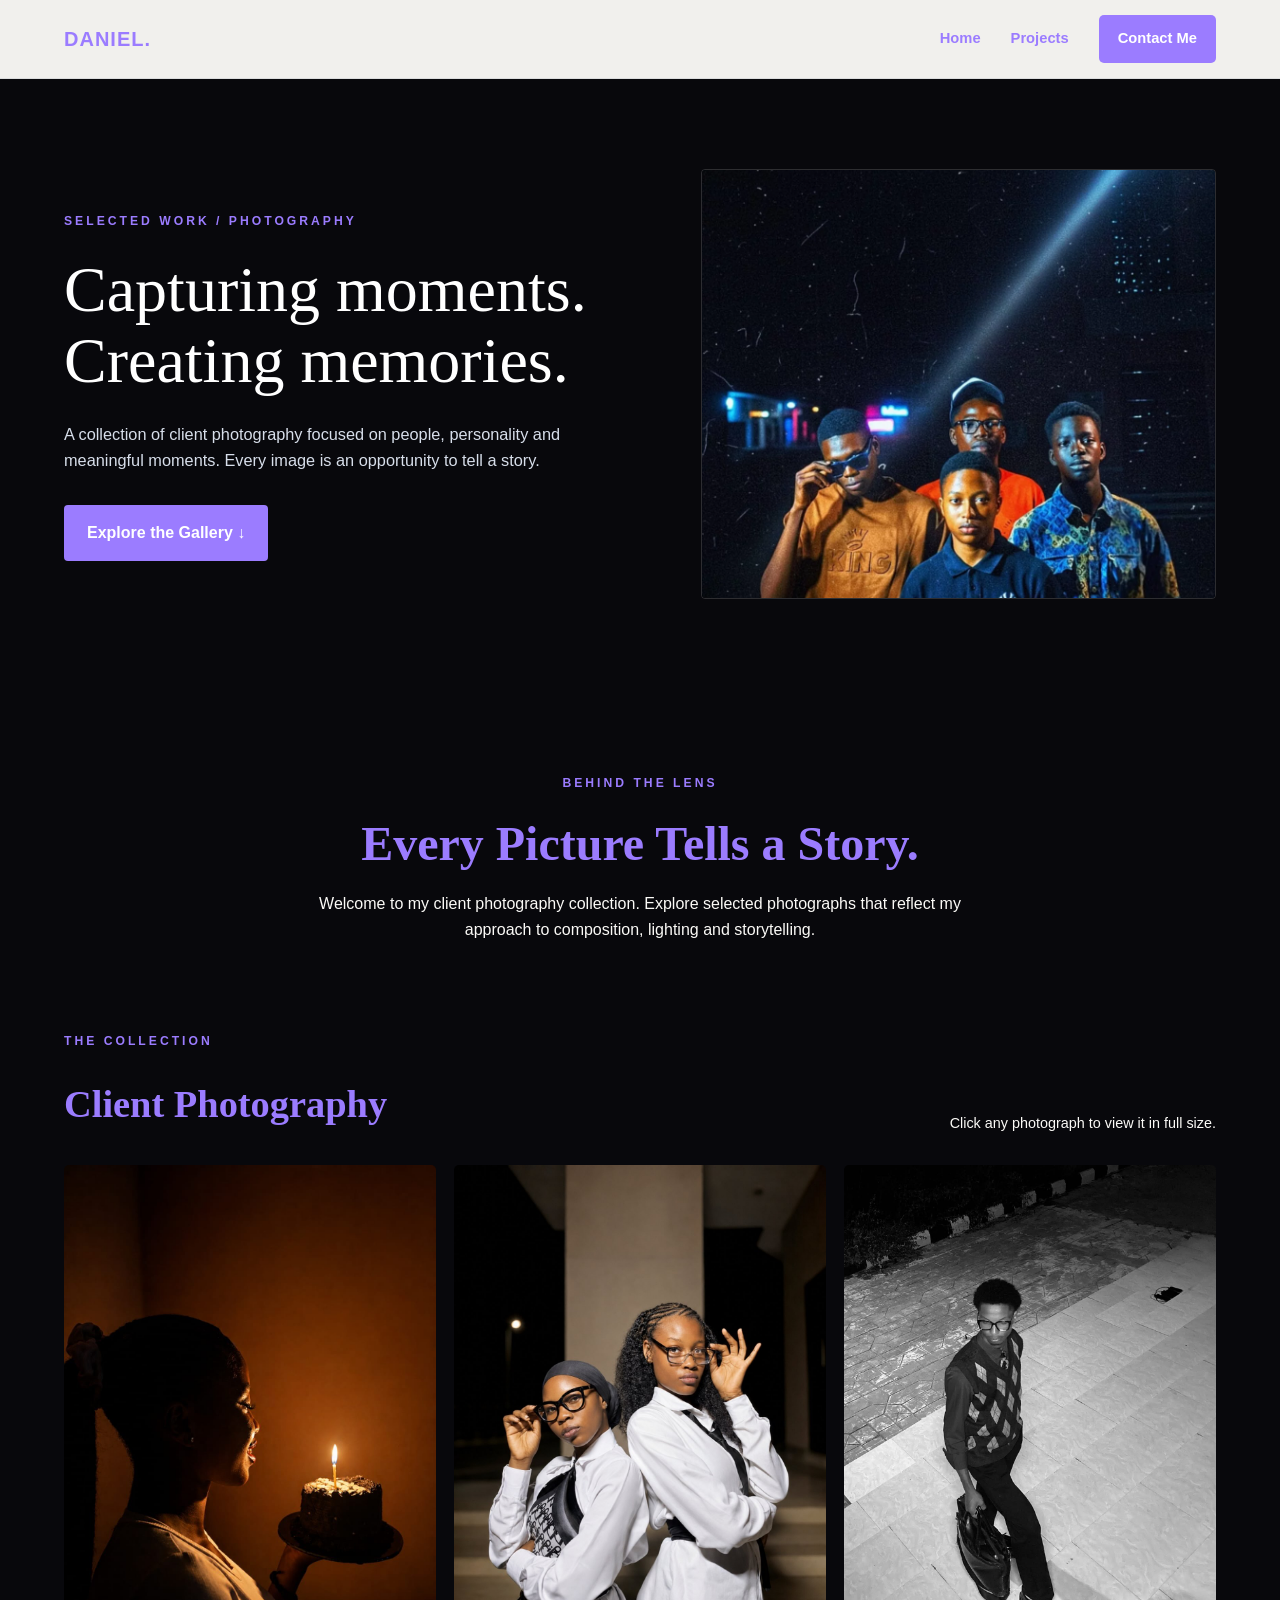
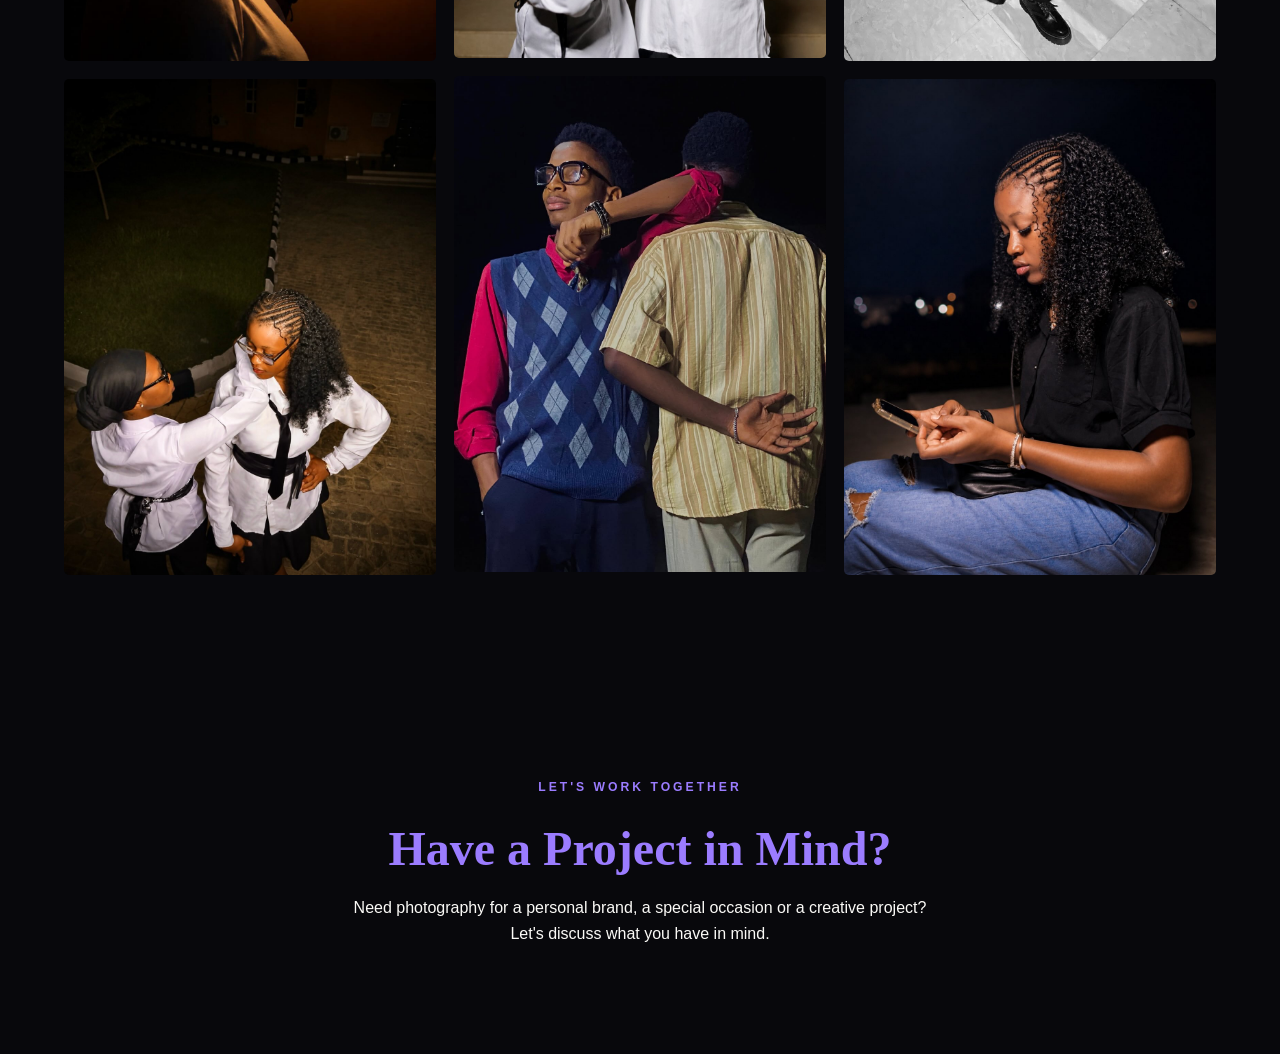
<file: photo.html>
<!DOCTYPE html>
<html lang="en">
<head>
    <meta charset="UTF-8">
    <meta name="viewport" content="width=device-width, initial-scale=1.0">

    <title>Client Photography | Danbaba Visuals</title>
    <meta name="description" content="Explore client photography by Danbaba Visuals, featuring portraits, personal branding and creative photography.">
    
    <link rel="stylesheet" href="photo.css">
    </head>
<body>

    <!-- NAVIGATION -->
    <header class="navbar">
        <div class="container nav-inner">

            <a href="index.html" class="brand">
                DANIEL<span>.</span>
            </a>

            <nav class="nav-links" aria-label="Main navigation">
                <a href="index.html">Home</a>
                <a href="index.html#projects">Projects</a>
                <a href="index.html#contact" class="nav-cta">Contact Me</a>
            </nav>

        </div>
    </header>

    <main>

        <!-- HERO -->
        <section class="hero">
            <div class="container hero-grid">

                <div>
                    <span class="eyebrow">SELECTED WORK / PHOTOGRAPHY</span>

                    <h1>
                        Capturing moments.<br>
                        <span>Creating memories.</span>
                    </h1>

                    <p>
                        A collection of client photography focused on
                        people, personality and meaningful moments.
                        Every image is an opportunity to tell a story.
                    </p>

                    <a href="#gallery" class="hero-button">
                        Explore the Gallery &darr;
                    </a>
                </div>

                <div class="hero-image">
                    <!-- Replace this sample image with your featured photo -->
                    <img
                        src="Images/photography.jpg"
                        alt="Portrait photography"
                        fetchpriority="high"
                    >
                </div>

            </div>
        </section>

        <!-- INTRODUCTION -->
        <section class="intro">
            <div class="container">

                <span class="eyebrow">BEHIND THE LENS</span>

                <h2>Every Picture Tells a Story.</h2>

                <p>
                    Welcome to my client photography collection.
                    Explore selected photographs that reflect my
                    approach to composition, lighting and storytelling.
                </p>

            </div>
        </section>

        <!-- GALLERY -->
        <section class="gallery-section" id="gallery">
            <div class="container">

                <div class="gallery-heading">
                    <div>
                        <span class="eyebrow">THE COLLECTION</span>
                        <h2>Client Photography</h2>
                    </div>

                    <p>Click any photograph to view it in full size.</p>
                </div>

                <div class="photo-grid">

                    <!-- PHOTO 1 -->
                    <button
                        class="photo-card"
                        type="button"
                        data-caption="Portrait Photography"
                        aria-label="View portrait photograph"
                        style="width:100%;padding:0;border:0;text-align:left;"
                    >
                        <img
                            src="Images/client-photo-01.jpg"
                            alt="Portrait photograph"
                            loading="lazy"
                        >
                        <span class="photo-overlay">
                            <span>Portrait Photography</span>
                        </span>
                    </button>

                    <!-- PHOTO 2 -->
                    <button
                        class="photo-card"
                        type="button"
                        data-caption="Personal Portrait"
                        aria-label="View personal portrait"
                        style="width:100%;padding:0;border:0;text-align:left;"
                    >
                        <img
                            src="Images/client-photo-02.jpg"
                            alt="Personal portrait photograph"
                            loading="lazy"
                        >
                        <span class="photo-overlay">
                            <span>Personal Portrait</span>
                        </span>
                    </button>

                    <!-- PHOTO 3 -->
                    <button
                        class="photo-card"
                        type="button"
                        data-caption="Portrait Session"
                        aria-label="View portrait session photograph"
                        style="width:100%;padding:0;border:0;text-align:left;"
                    >
                        <img
                            src="Images/client-photo-03.jpg"
                            alt="Portrait session"
                            loading="lazy"
                        >
                        <span class="photo-overlay">
                            <span>Portrait Session</span>
                        </span>
                    </button>

                    <!-- PHOTO 4 -->
                    <button
                        class="photo-card"
                        type="button"
                        data-caption="Creative Portrait"
                        aria-label="View creative portrait"
                        style="width:100%;padding:0;border:0;text-align:left;"
                    >
                        <img
                            src="Images/client-photo-04.jpg"
                            alt="Creative portrait"
                            loading="lazy"
                        >
                        <span class="photo-overlay">
                            <span>Creative Portrait</span>
                        </span>
                    </button>

                    <!-- PHOTO 5 -->
                    <button
                        class="photo-card"
                        type="button"
                        data-caption="Portrait Photography"
                        aria-label="View portrait photography"
                        style="width:100%;padding:0;border:0;text-align:left;"
                    >
                        <img
                            src="Images/client-photo-05.jpg"
                            alt="Portrait photography"
                            loading="lazy"
                        >
                        <span class="photo-overlay">
                            <span>Portrait Photography</span>
                        </span>
                    </button>

                    <!-- PHOTO 6 -->
                    <button
                        class="photo-card"
                        type="button"
                        data-caption="Lifestyle Portrait"
                        aria-label="View lifestyle portrait"
                        style="width:100%;padding:0;border:0;text-align:left;"
                    >
                        <img
                            src="Images/client-photo-06.jpg"
                            alt="Lifestyle portrait"
                            loading="lazy"
                        >
                        <span class="photo-overlay">
                            <span>Lifestyle Portrait</span>
                        </span>
                    </button>

                </div>

            </div>
        </section>

        <!-- CONTACT -->
        <section class="contact" id="contact">
            <div class="container">

                <span class="eyebrow">LET'S WORK TOGETHER</span>

                <h2>Have a Project in Mind?</h2>

                <p>
                    Need photography for a personal brand, a special
                    occasion or a creative project? Let's discuss
                    what you have in mind.
                </p>

                <!-- Replace the WhatsApp number with your booking number -->
                <a
                    href="https://wa.me/2348031000000"
                    class="contact-button"
                    target="_blank"
</file>
<file: photo.css>
:root {
            --navy: #9b7cff;
            --gold:  #9b7cff;
            --cream: #fbfaf7;
            --dark: #9b7cff;;
            --muted: #fbfaf7;
            --white: #ffffff;
        }

        * {
            margin: 0;
            padding: 0;
            box-sizing: border-box;
        }

        html {
            scroll-behavior: smooth;
        }

        body {
           background: #08080c;
            color: var(--dark);
            font-family: "DM Sans", sans-serif;
            line-height: 1.6;
        }

        a {
            color: inherit;
            text-decoration: none;
        }

        img {
            display: block;
            width: 100%;
        }

        .container {
            width: min(1180px, 90%);
            margin: auto;
        }

        /* NAVIGATION */

        .navbar {
            position: sticky;
            top: 0;
            z-index: 100;
            background: rgba(251, 250, 247, 0.96);
            border-bottom: 1px solid rgba(7, 29, 59, 0.09);
            backdrop-filter: blur(12px);
        }

        .nav-inner {
            min-height: 78px;
            display: flex;
            align-items: center;
            justify-content: space-between;
            gap: 24px;
        }

        .brand {
            color: var(--navy);
            font-size: 1.25rem;
            font-weight: 700;
            letter-spacing: 1px;
        }

        .brand span {
            color: var(--gold);
        }

        .nav-links {
            display: flex;
            align-items: center;
            gap: 30px;
        }

        .nav-links a {
            font-size: 0.92rem;
            font-weight: 600;
            transition: color 0.25s ease;
        }

        .nav-links a:hover {
            color: var(--gold);
        }

        .nav-cta {
            background: var(--navy);
            color: var(--white) !important;
            padding: 12px 19px;
            border-radius: 5px;
        }

        .nav-cta:hover {
            background: var(--gold);
        }

        /* HERO */

        .hero {
            background: #08080c;
            color: var(--white);
            padding: 90px 0 85px;
            overflow: hidden;
        }

        .hero-grid {
            display: grid;
            grid-template-columns: 1fr 0.9fr;
            align-items: center;
            gap: 65px;
        }

        .eyebrow {
            display: inline-block;
            color: var(--gold);
            font-size: 0.76rem;
            font-weight: 700;
            letter-spacing: 3px;
            text-transform: uppercase;
            margin-bottom: 22px;
        }

        .hero h1 {
            font-family: "Playfair Display", serif;
            font-size: clamp(2.7rem, 5vw, 4.8rem);
            line-height: 1.12;
            font-weight: 500;
            margin-bottom: 24px;
        }

        .hero h1 span {
            color: var(--accent);
        }

        .hero p {
            max-width: 520px;
            color: #d7deea;
            font-size: 1.02rem;
            margin-bottom: 32px;
        }

        .hero-button {
            display: inline-block;
            background: var(--gold);
            color: var(--white);
            padding: 15px 23px;
            border-radius: 4px;
            font-weight: 700;
            transition: transform 0.25s, background 0.25s;
        }

        .hero-button:hover {
            background: #a66e24;
            transform: translateY(-3px);
        }

        .hero-image {
            height: 430px;
            overflow: hidden;
            border-radius: 4px;
            border: 1px solid rgba(255, 255, 255, 0.15);
        }

        .hero-image img {
            height: 100%;
            object-fit: cover;
        }

        /* INTRODUCTION */

        .intro {
            text-align: center;
            padding: 85px 0 50px;
        }

        .intro h2,
        .contact h2 {
            color: var(--navy);
            font-family: "Playfair Display", serif;
            font-size: clamp(2rem, 4vw, 3rem);
            line-height: 1.2;
            margin-bottom: 18px;
        }

        .intro p {
            max-width: 650px;
            margin: auto;
            color: var(--muted);
        }

        /* GALLERY */

        .gallery-section {
            padding: 35px 0 100px;
        }

        .gallery-heading {
            display: flex;
            justify-content: space-between;
            align-items: end;
            gap: 20px;
            margin-bottom: 30px;
        }

        .gallery-heading h2 {
            font-family: "Playfair Display", serif;
            color: var(--navy);
            font-size: clamp(1.8rem, 3vw, 2.5rem);
        }

        .gallery-heading p {
            color: var(--muted);
            font-size: 0.9rem;
        }

        .photo-grid {
            columns: 3;
            column-gap: 18px;
        }

        .photo-card {
            position: relative;
            break-inside: avoid;
            margin-bottom: 18px;
            overflow: hidden;
            border-radius: 5px;
            background: #e7e3dc;
            cursor: pointer;
        }

        .photo-card img {
            width: 100%;
            height: auto;
            min-height: 220px;
            object-fit: cover;
            transition: transform 0.5s ease;
        }

        .photo-card:hover img {
            transform: scale(1.045);
        }

        .photo-overlay {
            position: absolute;
            inset: 0;
            display: flex;
            align-items: end;
            padding: 22px;
            background: linear-gradient(
                transparent 45%,
                rgba(7, 29, 59, 0.82)
            );
            opacity: 0;
            transition: opacity 0.3s ease;
        }

        .photo-card:hover .photo-overlay,
        .photo-card:focus-visible .photo-overlay {
            opacity: 1;
        }

        .photo-overlay span {
            color: var(--white);
            font-weight: 600;
            font-size: 0.95rem;
        }

        /* FULL-SCREEN IMAGE PREVIEW */

        .lightbox {
            position: fixed;
            inset: 0;
            z-index: 1000;
            background: rgba(5, 10, 20, 0.95);
            display: none;
            align-items: center;
            justify-content: center;
            padding: 35px;
        }

        .lightbox.open {
            display: flex;
        }

        .lightbox img {
            width: auto;
            max-width: 90%;
            max-height: 85vh;
            object-fit: contain;
        }

        .lightbox-close {
            position: absolute;
            top: 20px;
            right: 28px;
            color: var(--white);
            background: transparent;
            border: none;
            font-size: 2.5rem;
            cursor: pointer;
        }

        .lightbox-caption {
            position: absolute;
            bottom: 18px;
            left: 20px;
            right: 20px;
            color: var(--white);
            text-align: center;
        }

        /* CONTACT */

        .contact {
            background: #08080c;
            padding: 80px 0;
            text-align: center;
        }

        .contact p {
            max-width: 600px;
            margin: 0 auto 28px;
            color: var(--muted);
        }

        .contact-button {
            display: inline-block;
            background: var(--navy);
            color: var(--white);
            padding: 15px 25px;
            border-radius: 4px;
            font-weight: 700;
            transition: background 0.25s;
        }

        .contact-button:hover {
            background: var(--gold);
        }

        /* FOOTER */

        footer {
            background: var(--navy);
            color: #d7deea;
            text-align: center;
            padding: 25px 0;
            font-size: 0.85rem;
        }

        footer span {
            color: #d9b578;
        }

        /* RESPONSIVE */

        @media (max-width: 800px) {
            .hero {
                padding: 65px 0;
            }

            .hero-grid {
                grid-template-columns: 1fr;
                gap: 35px;
            }

            .hero-image {
                height: 350px;
            }

            .photo-grid {
                columns: 2;
            }

            .nav-links {
                gap: 15px;
            }

            .nav-links a {
                font-size: 0.82rem;
            }

            .nav-cta {
                padding: 10px 12px;
            }
        }

        @media (max-width: 540px) {
            .nav-inner {
                min-height: 68px;
            }

            .brand {
                font-size: 1.05rem;
            }

            .nav-links {
                gap: 12px;
            }

            .nav-links a:not(.nav-cta) {
                display: none;
            }

            .hero h1 {
                font-size: 2.8rem;
            }

            .hero-image {
                height: 280px;
            }

            .intro {
                padding: 65px 0 35px;
            }

            .gallery-heading {
                align-items: start;
                flex-direction: column;
            }

            .photo-grid {
                columns: 1;
            }

            .photo-card img {
                max-height: 520px;
            }

            .photo-overlay {
                opacity: 1;
            }

            .lightbox {
                padding: 15px;
            }

            .lightbox img {
                max-width: 100%;
                max-height: 80vh;
            }

            .lightbox-close {
                top: 8px;
                right: 15px;
            }
        }

        @media (prefers-reduced-motion: reduce) {
            *,
            *::before,
            *::after {
                scroll-behavior: auto !important;
                transition-duration: 0.01ms !important;
                animation-duration: 0.01ms !important;
            }
        }
</file>
